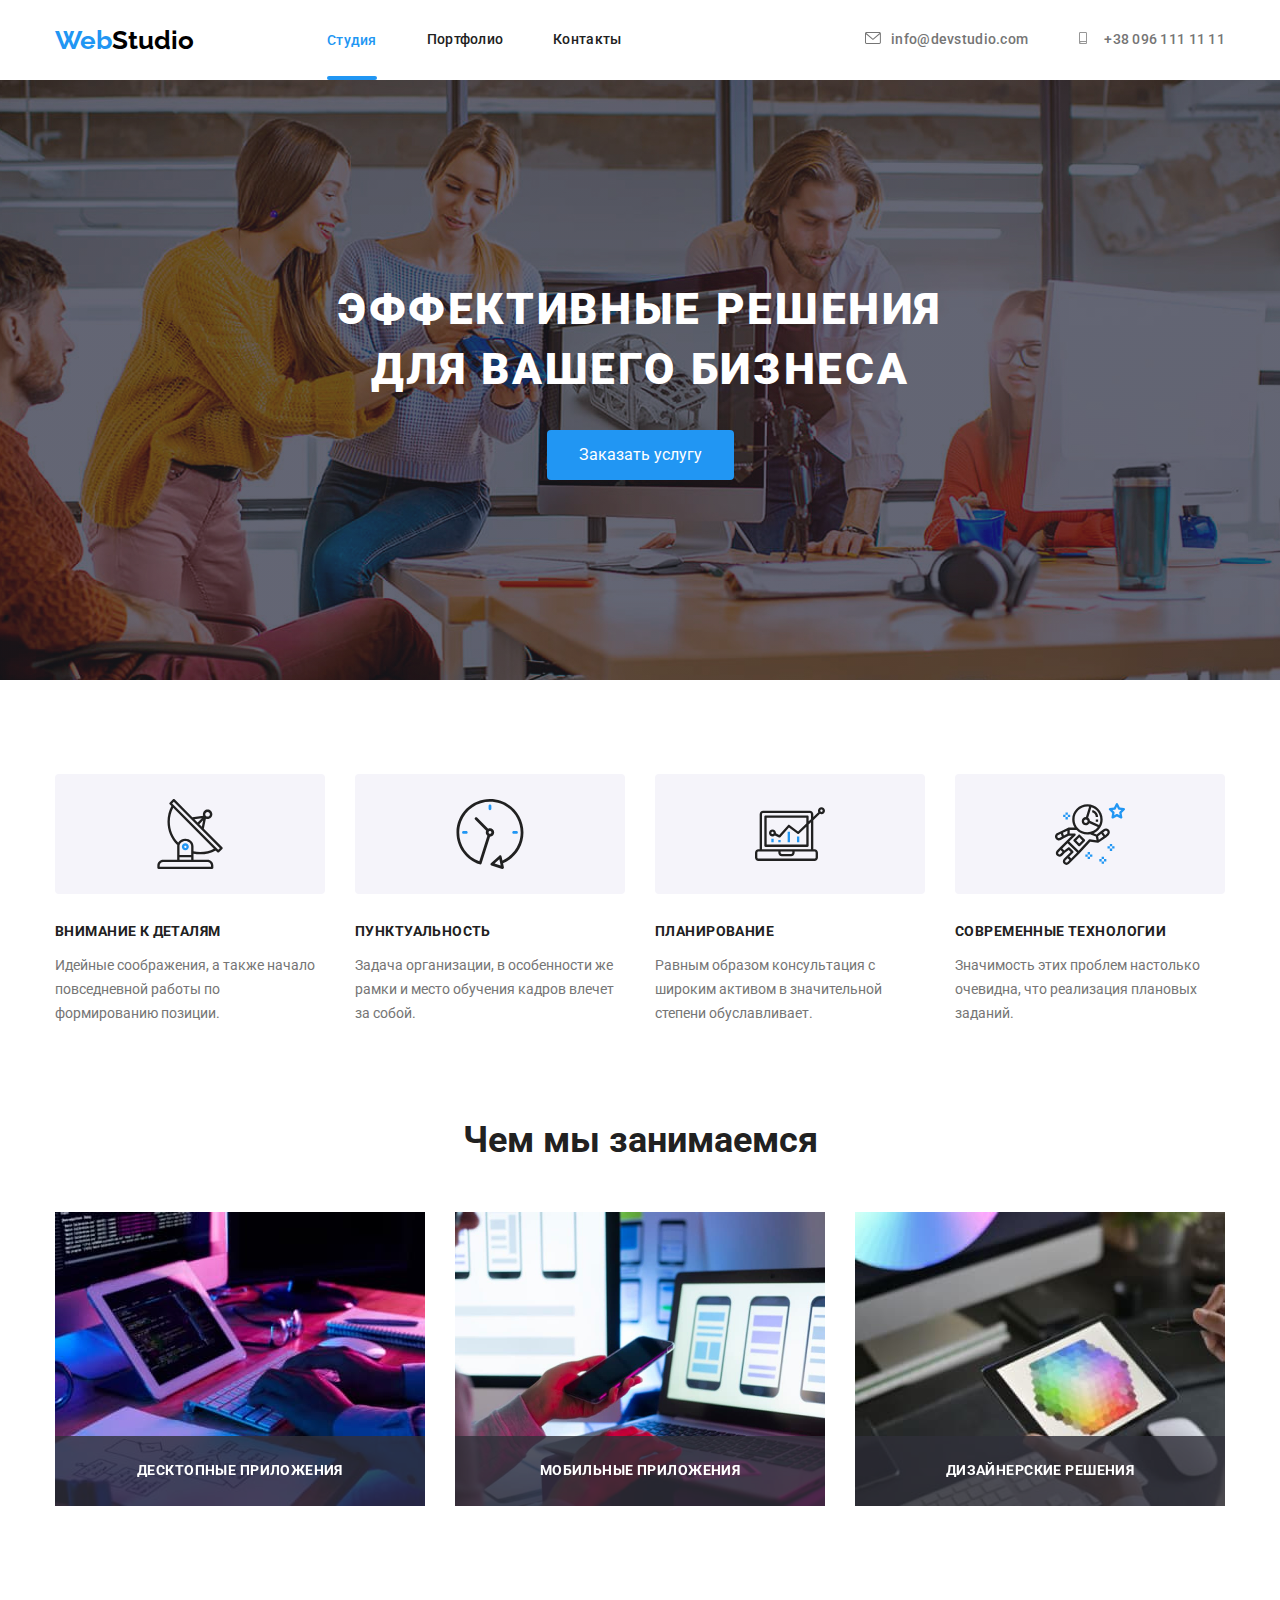
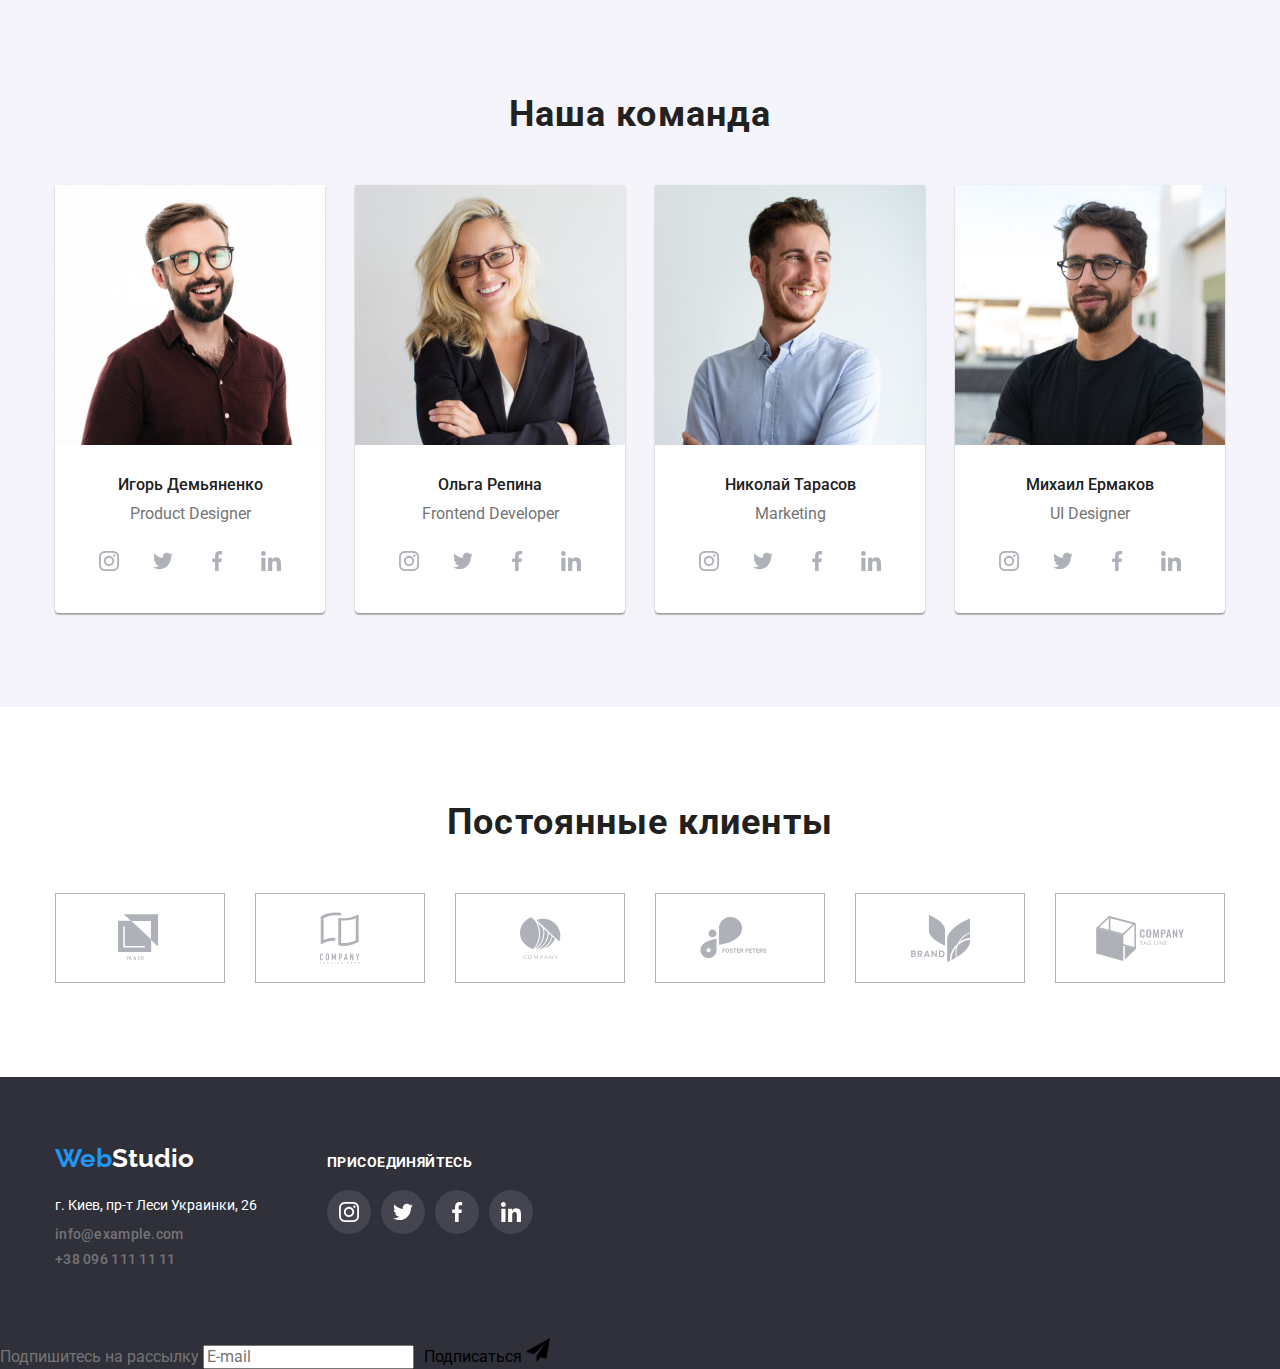
<file: index.html>
<!DOCTYPE html>
<html lang="ru">
<head>
    <meta charset="UTF-8">
    <meta name="viewport" content="width=device-width, initial-scale=1.0">
    <title>Студия</title> 
    <link rel="stylesheet" href="https://cdnjs.cloudflare.com/ajax/libs/modern-normalize/1.0.0/modern-normalize.min.css"/>
    <link rel="preconnect" href="https://fonts.gstatic.com">
    <link href="https://fonts.googleapis.com/css2?family=Raleway:wght@700&family=Roboto:wght@400;500;700;900&display=swap"
        rel="stylesheet">
   
    <link rel="stylesheet" href="./css/style.css">
    <link rel="stylesheet" href="./css/common.css">
</head>
<body>
    
    <header class="page-header" >
        <div class="container">
    <nav>
        <div class="header-nav">
            <a class="linc-logo" href="WebStudio"> <span class="link-blue">Web</span><span class="link-black" >Studio</span> </a>
        

       <ul class="site-nav" > 
            <li class="item" >
                <a class="link-current" href="./index.htmls">Студия</a>
            </li>
            <li class="item" >
                <a class="link" href="./portfolio.html">Портфолио</a>
            </li>
            <li class="item" >
                <a class="link" href="./contact.html">Контакты</a>
            </li>
      </ul>
    
      
       <ul  class="nav-links">
            
            <li class="item" > 
             

                <a  
                  class="nav-link"  href="mailto:info@devstudio.com" > <svg  class="nav-icon">
                  <use href="./images/symbol-defs.svg#icon-envelope-white" width="16",height="12" ></use>    
                  </svg>
                  info@devstudio.com</a>
            </li>
            <li class="item" >
                <a class="nav-link" href="tel:+380961111111"> <svg  class="nav-icon">
                    <use href="./images/symbol-defs.svg#icon-smartphone" width="10",height="16"></use>
                </svg>
                +38 096 111 11 11</a>
            </li>
            
       </ul> 
    
    </div>
    </nav>
</div>

    </header> 



    <main> 
        
      <section class="hero" > 
         <div class="overlay">
        
               <h1 class="hero-title" >Эффективные решения <br> для вашего бизнеса</h1>
          
        <button data-modal-open class="hero-button ">Заказать услугу </button>
    
    </div> 
      </section>
     
      
      <section class="benefit">
          <div class="container">
          <h2 class="visually-hidden"> Наши преимущества</h2> 
          
          <ul class="benefit-frame" >
              <li class="card" >
                <div class="benefit-box"> 
                    <svg class="icon"  width="70px" height="70px">
                        <use href="./images/symbol-defs.svg#icon-antenna"></use>
                    </svg>
                  </div>  
                
                  
                 <div class="frame" >
                   <h3 class="benefit-title">Внимание к деталям</h3>
                   <p class="benefit-item" >Идейные соображения, а также начало повседневной работы по формированию позиции.</p>
                 </div>
              </li>
              <li class="card" >
                   <div class="benefit-box">
                <svg class="icon"  width="70px" height="70px">
                    <use href="./images/symbol-defs.svg#icon-clock"></use>
                </svg>
              </div>
                  <div class="frame" > 
                    <h3 class="benefit-title">Пунктуальность</h3>
                    <p class="benefit-item" >Задача организации, в особенности же рамки и место обучения кадров влечет за собой.</p>
                  </div> 
              </li>
              <li class="card" >
                  <div class="benefit-box">
                <svg class="icon"  width="70px" height="70px">
                    <use href="./images/symbol-defs.svg#icon-diagram"></use>
                </svg>
              </div>
                  <div class="frame" >
                    <h3 class="benefit-title">Планирование</h3>
                    <p class="benefit-item" >Равным образом консультация с широким активом в значительной степени обуславливает.</p>
                  </div> 
              </li>
              <li class="card" >
                  <div class="benefit-box">
                <svg class="icon"  width="70px" height="70px">
                    <use href="./images/symbol-defs.svg#icon-astronaut"></use>
                </svg>
              </div>
                  <div class="frame" >
                     <h3 class="benefit-title" >Современные технологии</h3>
                     <p class="benefit-item" >Значимость этих проблем настолько очевидна, что реализация плановых заданий.</p>
                 </div>
              </li>
          </ul>
        </div>
      </section>
      
      <section class="work">
          <div class="container">
          <h2 class="work-title" >Чем мы занимаемся</h2>
          
          <ul class="work-item" > 
              <li class="work-thumb" >
                  <img src="./images/hw-1.jpg" alt="рабочий стол">
                 
                  <p class="work-name">Десктопные приложения</p>
              </li>
              <li class="work-thumb" >
                  <img src="./images/hw2.jpg" width="370" alt="рабочий стол и телефон"> 
                  <p class="work-name">Мобильные приложения</p>
              </li>
              <li class="work-thumb" >
                  <img src="./images/hw3.jpg" alt="рабочий стол и дизайн">
                  <p class="work-name">Дизайнерские решения</p>
              </li>
            </ul>
        </div>
        </section>
   
  
        <section class="our-team" >  
            
          <div class="container">
        
           <h2 class="team-title" >Наша команда</h2> 
           
           <ul class="team-card" >
               
               <li class="team-card-item " >
                   <img src="./images/hw4.jpg" width="370" alt="мужчина">
                   <h3 class="name" >Игорь Демьяненко</h3>
                   <p class="profession" >Product Designer</p>
                     <ul class="sociall-box">
                         <li class="item-icon">
                             <a class="link-icon" href=""> 
                             <svg class="icon" width="20px" height="20px" > <use href="./images/symbol-defs.svg#icon-instagram" >

                         </use>
                         </svg>
                        </a>
                    
                    </li>
                
                     <li class="item-icon" >
                        <a class="link-icon" href=""> 
                            <svg class="icon" width="20px" height="20px" > 
                                <use href="./images/symbol-defs.svg#icon-twitter" ></use>

                        </svg>

                        </a>
                    </li>
                    <li class="item-icon"  >
                    
                        <a class="link-icon" href="">
                            <svg class="icon" width="20px"  height="20px">
                                  <use href="./images/symbol-defs.svg#icon-facebook" ></use>
                            </svg>
                        </a>
                    </li>
                    
                <li class="item-icon" >
                        <a class="link-icon"  href=""> 
                            <svg class="icon" width="20px" height="20px">
                                <use href="./images/symbol-defs.svg#icon-linkedin"></use>
                            </svg>
                        </a>
                    </li>
                    </ul>
                </li>
                <li class="team-card-item"  >
                   <img src="./images/hw5).jpg" width="370" alt="девушка">
                   <h3 class="name">Ольга Репина</h3>
                   <p class="profession" >Frontend Developer</p> 
                   <ul class="sociall-box">
                    <li class="item-icon"><a class="link-icon" href=""> 
                        <svg class="icon" width="20px" height="20px" > <use href="./images/symbol-defs.svg#icon-instagram" >

                    </use>
                    </svg>
                   </a>
               
               </li>
           
                <li class="item-icon" >
                   <a class="link-icon" href=""> 
                       <svg class="icon" width="20px" height="20px" > 
                           <use href="./images/symbol-defs.svg#icon-twitter" ></use>

                   </svg>

                   </a>
               </li>
               <li class="item-icon"  >
               
                   <a class="link-icon" href="">
                       <svg class="icon" width="20px"  height="20px">
                             <use href="./images/symbol-defs.svg#icon-facebook" ></use>
                       </svg>
                   </a>
               </li>
               
           <li class="item-icon" >
                   <a class="link-icon"  href=""> 
                       <svg class="icon" width="20px" height="20px">
                           <use href="./images/symbol-defs.svg#icon-linkedin"></use>
                       </svg>
                   </a>
               </li>
               </ul>
                </li>
                <li class="team-card-item"   >
                   <img src="./images/hw6.jpg" width="370" alt="мужчина">
                   <h3 class="name" >Николай Тарасов</h3>
                   <p class="profession" >Marketing</p> 
                   <ul class="sociall-box">
                    <li class="item-icon"><a class="link-icon" href=""> 
                        <svg class="icon" width="20px" height="20px" > <use href="./images/symbol-defs.svg#icon-instagram" >

                    </use>
                    </svg>
                   </a>
               
               </li>
           
                <li class="item-icon" >
                   <a class="link-icon" href=""> 
                       <svg class="icon" width="20px" height="20px" > 
                           <use href="./images/symbol-defs.svg#icon-twitter" ></use>

                   </svg>

                   </a>
               </li>
               <li class="item-icon"  >
               
                   <a class="link-icon" href="">
                       <svg class="icon" width="20px"  height="20px">
                             <use href="./images/symbol-defs.svg#icon-facebook" ></use>
                       </svg>
                   </a>
               </li>
               
           <li class="item-icon" >
                   <a class="link-icon"  href=""> 
                       <svg class="icon" width="20px" height="20px">
                           <use href="./images/symbol-defs.svg#icon-linkedin"></use>
                       </svg>
                   </a>
               </li>
               </ul>
                </li>
                <li class="team-card-item"  >
                   <img src="./images/hw7.jpg" width="370" alt="мужчина">
                   <h3 class="name" >Михаил Ермаков</h3>
                   <p class="profession" >UI Designer</p> 
                   <ul class="sociall-box">
                    <li class="item-icon"><a class="link-icon" href=""> 
                        <svg class="icon" width="20px" height="20px" > <use href="./images/symbol-defs.svg#icon-instagram" >

                    </use>
                    </svg>
                   </a>
               
               </li>
           
                <li class="item-icon" >
                   <a class="link-icon" href=""> 
                       <svg class="icon" width="20px" height="20px" > 
                           <use href="./images/symbol-defs.svg#icon-twitter" ></use>

                   </svg>

                   </a>
               </li>
               <li class="item-icon"  >
               
                   <a class="link-icon" href="">
                       <svg class="icon" width="20px"  height="20px">
                             <use href="./images/symbol-defs.svg#icon-facebook" ></use>
                       </svg>
                   </a>
               </li>
               
           <li class="item-icon" >
                   <a class="link-icon"  href=""> 
                       <svg class="icon" width="20px" height="20px">
                           <use href="./images/symbol-defs.svg#icon-linkedin"></use>
                       </svg>
                   </a>
               </li>
               </ul>
                </li>
            
           </ul>
        </div>
        
        </section> 
        <section class="our-clients" >
            <div class="container">
            <h2 class="clients-title"  >Постоянные клиенты</h2> 
            <ul class="clients-box" >
                <li class="client-item" >
                   <a class="client-link" href=""> 
                       <svg class="client-logo" width="44.27" height="49.23" >
                          <use href="./images/symbol-defs.svg#icon-logo-2"></use>
                       </svg>
                     </a> 
                </li> 
                <li class="client-item" >
                    <a class="client-link" href=""> 
                        <svg class="client-logo" width="40" height="52" >
                           <use href="./images/symbol-defs.svg#icon-logo-1"></use>
                        </svg>
                      </a> 
                 </li> 
                 <li class="client-item" >
                    <a class="client-link" href=""> 
                        <svg class="client-logo" width="41" height="42.6" >
                           <use href="./images/symbol-defs.svg#icon-logo-3"></use>
                        </svg>
                      </a> 
                 </li> 
                 <li class="client-item" >
                    <a class="client-link" href=""> 
                        <svg class="client-logo" width="79.66" height="42.02" >
                           <use href="./images/symbol-defs.svg#icon-logo-4"></use>
                        </svg>
                      </a> 
                 </li> <li class="client-item" >
                    <a class="client-link" href=""> 
                        <svg class="client-logo" width="59" height="47" >
                           <use href="./images/symbol-defs.svg#icon-logo-5"></use>
                        </svg>
                      </a> 
                 </li>
                  <li class="client-item" >
                    <a class="client-link" href=""> 
                        <svg class="client-logo" width="88.48" height="45.44" >
                           <use href="./images/symbol-defs.svg#icon-logo-6"></use>
                        </svg>
                      </a> 
                 </li>
            </ul>
        </div>
        </section>
    
    </main> 
   
<footer class="footer-back" > 
     <div  class="container" >
    <div class="footer-all"> 
       <div>
        <div class="footer-logo" >
    <a class="linc-logo" href="WebStudio"> <span class="footer-logo-blue" >Web</span><span class="footer-logo-white" >Studio</span> </a>
</div> 
<div class="adress-link" >  
    <address class="address" >
     
        
           <p class="map-item" > <span class="map-address" >г. Киев, пр-т Леси Украинки, 26</span> </p>
      <ul class="footer-nav" >
         <li >
           <a class="footer-nav-link" href="mailto:info@example.com">info@example.com</a>
         </li> 
         <li>
            <a class="footer-nav-link" href="tel:+380961111111">+38 096 111 11 11</a></li>
       </ul> 
       
    </address>
</div> 
</div>
<div class="footer-sociall" >
   <h3 class="footer-title" > ПРИСОЕДИНЯЙТЕСЬ</h3> 
        <ul class="footer-box" >
            <li class="footer-mark" >
                <a class="footer-link"  href=""><svg class="footer-icon" width="20px" height="20px" >
                   <use href="./images/symbol-defs.svg#icon-instagram" ></use>

                </svg></a>
            
            </li> 
            <li class="footer-mark" >
                <a class="footer-link"  href=""><svg class="footer-icon" width="20px" height="20px" >
                   <use href="./images/symbol-defs.svg#icon-twitter" ></use>

                </svg></a>
            
            </li>
             <li class="footer-mark" >
                <a class="footer-link"  href=""><svg class="footer-icon" width="20px" height="20px" >
                   <use href="./images/symbol-defs.svg#icon-facebook" ></use>

                </svg></a>
            
            </li> 
            <li class="footer-mark" >
                <a class="footer-link"  href=""><svg class="footer-icon" width="20px" height="20px" >
                   <use href="./images/symbol-defs.svg#icon-linkedin" ></use>

                </svg></a>
            
            </li>
        </ul>
</div>
</div>
</div>
<form>
<label>Подпишитесь на рассылку
<input type="user-email" placeholder="E-mail">
</label>
<button type="submit">Подписаться
<svg  class="sign-icon" width="24px" height="24px">
    <use  href="./images/symbol-defs.svg#icon-icon-send" ></use>
</svg>
</button>
</form>
</footer>
<div data-modal class="backdrop is-hidden"> 
<div class="modal">
    <button data-modal-close class="btn-close">
        <svg class="btn-icon" width="11px" height="11px">
            <use href="./images/symbol-defs.svg#icon-close"></use>
        </svg>
    </button>
    
        <h3 class="form-title">Оставьте свои данные, мы вам перезвоним</h3>
  <form  class="modal-form">
      <div class="form-wrap">
<label class="form-label" for="name">Имя</label>
<div class="form-icon-box"  >
<input class="form-input" type="text" name="name" id="name">
<svg class="form-icon" width="15" height="15"> <use  href="./images/symbol-defs.svg#icon-name"></use> </svg>
</div>
</div>     
<div class="form-wrap">
    <label class="form-label"  for="tel">Телефон</label> 
    <div class="form-icon-box"  >
    <input class="form-input" type="tel" name="tel" id="tel"   >
    <svg class="form-icon" width="15" height="15"> <use  href="./images/symbol-defs.svg#icon-phone"></use> </svg>
</div>
    </div>     
    <div class="form-wrap">
        <label class="form-label"  for="mail">Почта</label>
        <div class="form-icon-box"  >
        <input  class="form-input" type="email" name="email" id="mail">
        <svg class="form-icon" width="15" height="15" > <use  href="./images/symbol-defs.svg#icon-envelope-black"></use> </svg>
    </div>
        </div>
        <div class="form-wrap-area">
            <label class="form-label-area" for="comment" > Коментарий</label>
        <textarea class="form-area" name="comment" id="comment" placeholder="Введите текст" ></textarea></div>
        <div class="form-wrap-checkbox" > 
            <label  class="form-checkbox-label"> 
               
            <input class="form-agree-checkbox" type="checkbox" name="agree" value="agree" > 
            <svg class="form-checkbox-icon" width="16px"  height="15px">
                <use href="./images/symbol-defs.svg#" ></use>
            </svg>
            <p class="form-agree-text" >Соглашаюсь с рассылкой и принимаю <span>  <a href=" #"> Условия договора</a></span></p>
        </label>
            </div>
            <button class="form-btn" type="submit">Отправить</button>
  </form>

</div>
</div>
    <script src="./js/modal.js"></script>

</body>
</html>
</file>
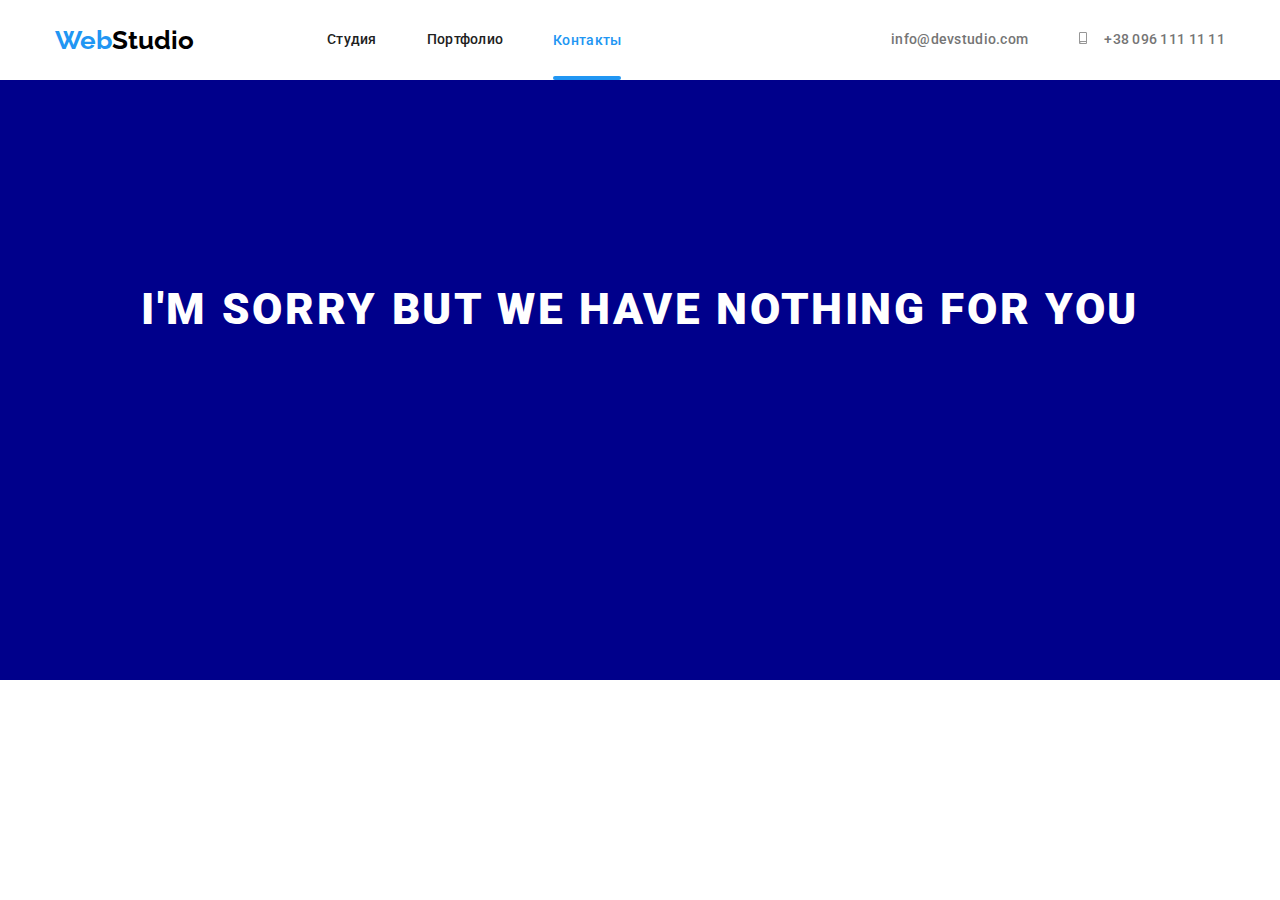
<file: contact.html>
<!DOCTYPE html>
<html lang="en">
<head>
    <meta charset="UTF-8">
    <meta http-equiv="X-UA-Compatible" content="IE=edge">
    <meta name="viewport" content="width=device-width, initial-scale=1.0">
    <title>Контакты</title>
    <link rel="preconnect" href="https://fonts.gstatic.com">
    <link href="https://fonts.googleapis.com/css2?family=Raleway:wght@700&family=Roboto:wght@400;500;700;900&display=swap"
        rel="stylesheet">
        <link rel="stylesheet" href="https://cdnjs.cloudflare.com/ajax/libs/modern-normalize/1.0.0/modern-normalize.min.css"/> 
  
    <link rel="stylesheet" href="./css/common.css">
    <link rel="stylesheet" href="./css/style.css">
     
</head>
<body>
    
        <header class="page-header" >
            <div class="container">
        <nav>
            <div class="header-nav">
                <a class="linc-logo" href="WebStudio"> <span class="link-blue">Web</span><span class="link-black" >Studio</span> </a>
            
    
           <ul class="site-nav" > 
                <li class="item" >
                    <a class="link" href="./index.html">Студия</a>
                </li>
                <li class="item" >
                    <a class="link" href="./portfolio.html">Портфолио</a>
                </li>
                <li class="item" >
                    <a class="link-current" href="./contact.html">Контакты</a>
                </li>
          </ul>
        
          
           <ul  class="nav-links">
                
                <li class="item" > 
                 
    
                    <a  
                      class="nav-link"  href="mailto:info@devstudio.com" > <svg  class="nav-icon">
                      <use href="./images/symbol-defs.svg#icon-envelope1" width="16",height="12" ></use>    
                      </svg>
                      info@devstudio.com</a>
                </li>
                <li class="item" >
                    <a class="nav-link" href="tel:+380961111111"> <svg  class="nav-icon">
                        <use href="./images/symbol-defs.svg#icon-smartphone" width="10",height="16"></use>
                    </svg>
                    +38 096 111 11 11</a>
                </li>
                
           </ul> 
        </nav>
    </div>

        </header>
        <section class="contact-hero" >
            <h1 class=" contact-hero-title" >I'm sorry but we have nothing for you </h1>
        </section>
</body>
</html>
</file>
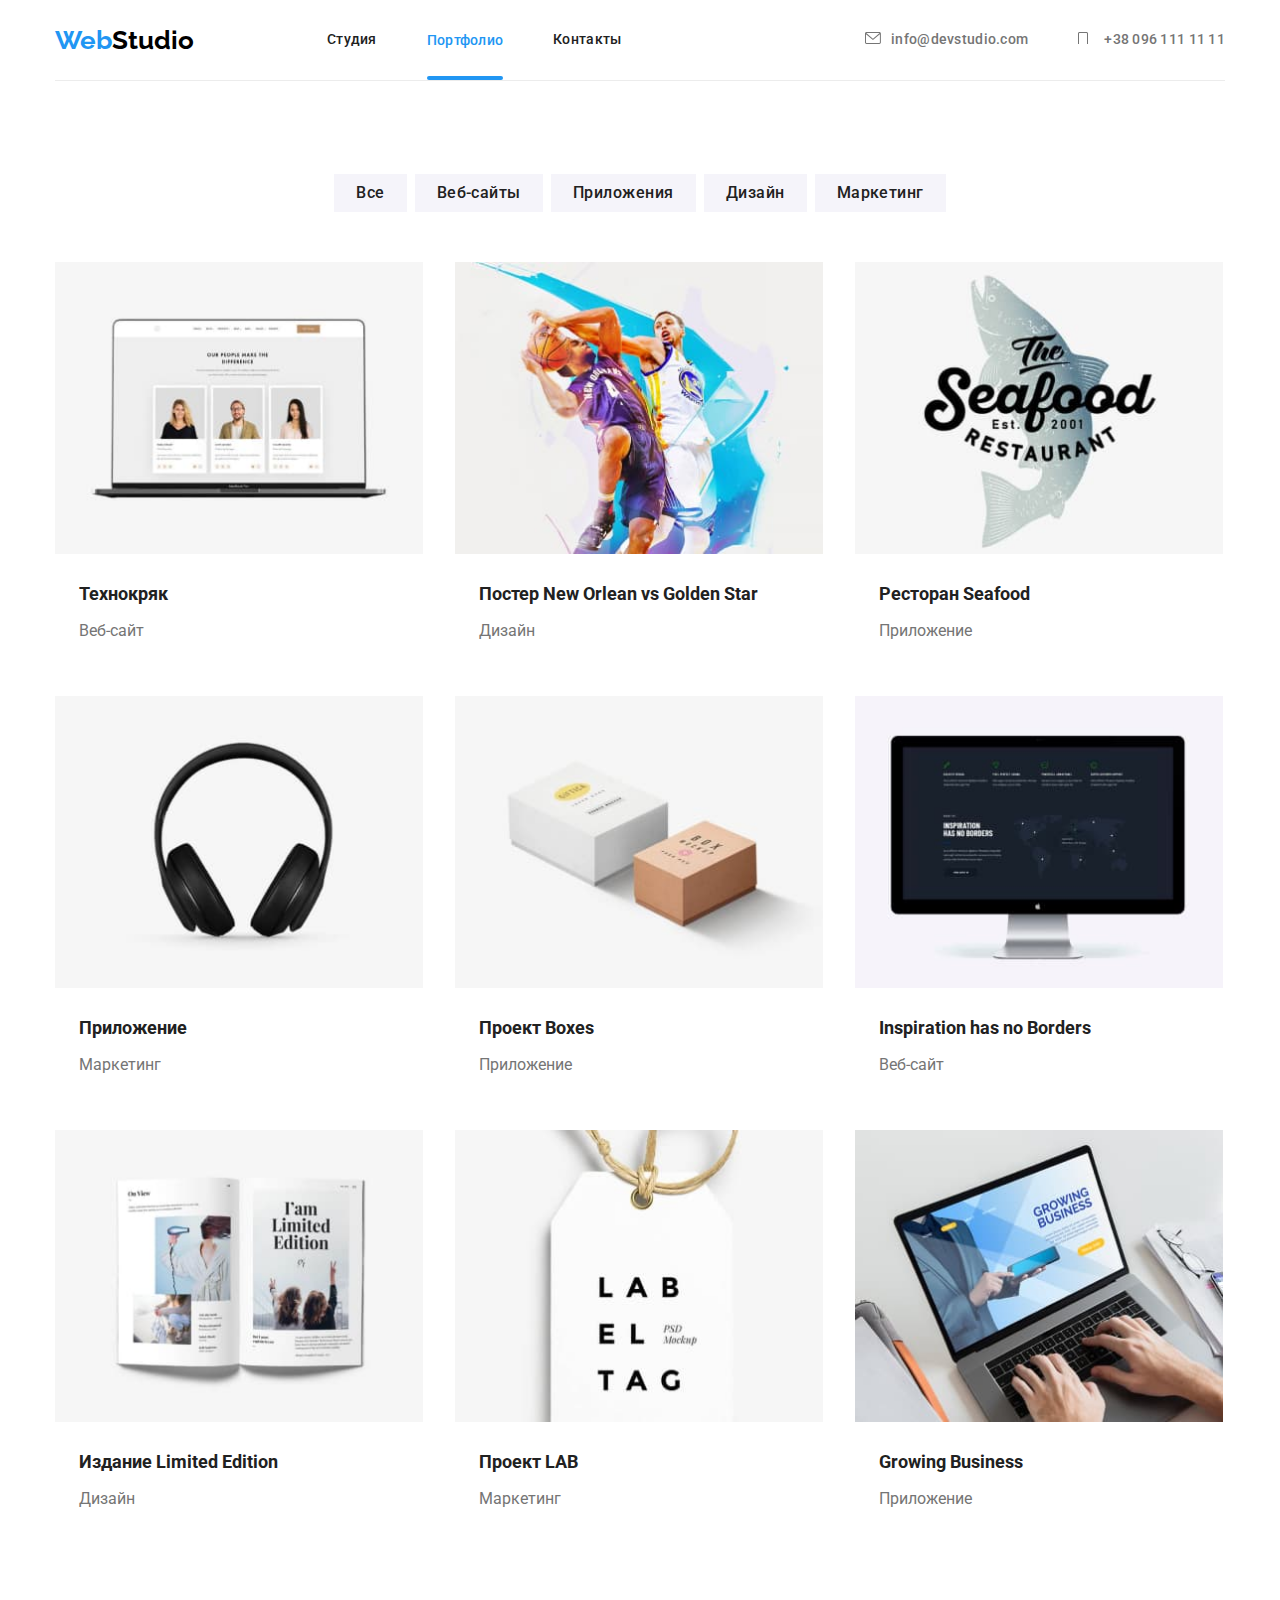
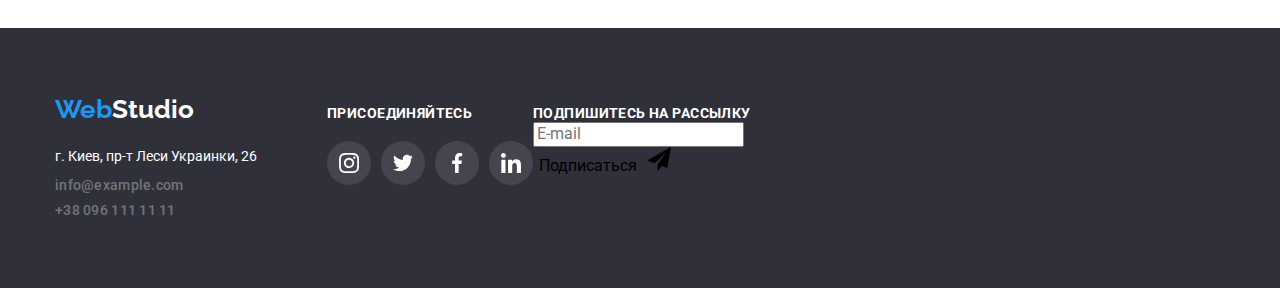
<file: portfolio.html>
<!DOCTYPE html>
<html lang="ru">
<head>
    <meta charset="UTF-8">
    <meta name="viewport" content="width=device-width, initial-scale=1.0">
    <title>Портфолио</title> 
    
    <link rel="preconnect" href="https://fonts.gstatic.com">
    <link href="https://fonts.googleapis.com/css2?family=Raleway:wght@700&family=Roboto:wght@400;500;700;900&display=swap"
        rel="stylesheet">
        <link rel="stylesheet" href="https://cdnjs.cloudflare.com/ajax/libs/modern-normalize/1.0.0/modern-normalize.min.css"/> 
  
    <link rel="stylesheet" href="./css/common.css">
    <link rel="stylesheet" href="./css/style.css">
</head>
<body>
     
        <header class="page-header"> 
            <div class="container">
           <div class="header-line-bottom" >
            <nav class="item" > 
                <div class="header-nav" >
        
                <a class="linc-logo" href="WebStudio"> <span class="link-blue">Web</span><span class="link-black">Studio</span>
                </a>
        
                <ul class="site-nav">
                    <li class="item"  >
                        <a class="link" href="./index.html">Студия</a>
                    </li> 
                    <li class="item" >
                        <a class="link-current" href="./portfolio.html">Портфолио</a>
                    </li>
                    <li class="item">
                        <a class="link" href="./contact.html ">Контакты</a>
                    </li>
                </ul>
                <ul  class="nav-links" >
                
                    <li class="item" >
                        <a class="nav-link" href="mailto:info@devstudio.com"><svg  class="nav-icon">
                            <use href="./images/symbol-defs-6.svg#icon-envelope-white" width="16" height="12" ></use>    
                            </svg> info@devstudio.com</a>
                    </li>
                    <li class="item" >
                        <a class="nav-link" href="tel:+380961111111"> <svg  class="nav-icon">
                            <use href="./images/symbol-defs-6.svg#icon-smartphone" width="10" height="16"></use>
                        </svg> +38 096 111 11 11</a>
                    </li>
                
                </ul>
            </div>
                </nav>
            </div>
            </div>
        </header> 
   
    <main> 
        <div class="container" >
        <section class="design-work" >
            <ul class="main-button" >
                <li class="main-button-mark" >
                    <button class="main-button-item"  >Все</button>
                </li>
                <li class="main-button-mark" >
                    <button class="main-button-item" >Веб-сайты</button>
                </li> 
                <li class="main-button-mark" >
                    <button class="main-button-item" >Приложения</button>
                </li>
                <li class="main-button-mark"  >
                    <button class="main-button-item" >Дизайн</button>
                </li>
                <li class="main-button-mark" >
                    <button class="main-button-item" >Маркетинг</button>
                </li>
            </ul>
        
        
            <ul class="progects" >
                <li class="progects-name" > 
                    
                    
                    <div class="product-title" >
                         <div  class="card-image">
                        <img class="product-image" src="./images/img-1.jpg" alt="открытый ноутбук"> 
                        <div class="progect-overlay" > 
                            <p class="overlay-text">Технокряк это современная площадка распространения коронавируса. Компании используют эту платформу для цифрового шпионажа и атак на защищённые сервера конкурентов.</p>
                        </div>
                    </div>
                        <div class="our-product" >
                        <h3 class=" product-name" >Технокряк</h3> 
                        <p class="product" >Веб-сайт</p>
                        
                    </div>
                </div>
                
            
                
                </li> 
                <li class="progects-name" > 
                    <div class="product-title"> 
                        <div  class="card-image">
                        <img class="product-image" src="./images/img-2.jpg" alt="Постер два баскетболиста">
                         <div class="progect-overlay" > 
                            <p class="overlay-text">Технокряк это современная площадка распространения коронавируса. Компании используют эту платформу для цифрового шпионажа и атак на защищённые сервера конкурентов.</p>
                        </div>
                     </div>
                        <div class="our-product">
                        <h3 class=" product-name" >Постер New Orlean vs Golden Star</h3> 
                        <p class="product" >Дизайн</p> 
                    </div>
                    
                    </div> 
                </li> 
                <li class="progects-name" >
                    <div class="product-title">
                        <div  class="card-image">
                        <img class="product-image"  src="./images/img-3.jpg" alt="Постер рыбного ресторана">
                         <div class="progect-overlay" > 
                            <p class="overlay-text">Технокряк это современная площадка распространения коронавируса. Компании используют эту платформу для цифрового шпионажа и атак на защищённые сервера конкурентов.</p>
                        </div>
                    </div>
                        <div class="our-product">
                        <h3 class=" product-name" >Ресторан Seafood</h3>
                        <p class="product" >Приложение</p>
                    </div>
                    </div>
                    
                </li>
                <li class="progects-name" >
                    <div class="product-title" >
                         <div  class="card-image">
                        <img class="product-image"  src="./images/img-4.jpg" alt="Наушники">
                         <div class="progect-overlay" > 
                            <p class="overlay-text">Технокряк это современная площадка распространения коронавируса. Компании используют эту платформу для цифрового шпионажа и атак на защищённые сервера конкурентов.</p>
                        </div>
                    </div>
                        <div class="our-product">
                        <h3 class=" product-name" >Приложение</h3>
                        <p class="product" >Маркетинг</p>
                    </div>
                    </div>
                </li>
                <li class="progects-name" >
                    <div class="product-title">
                        <div  class="card-image">
                        <img class="product-image"  src="./images/img-5.jpg" alt="Две коробки"> 
                        <div class="progect-overlay" > 
                            <p class="overlay-text">Технокряк это современная площадка распространения коронавируса. Компании используют эту платформу для цифрового шпионажа и атак на защищённые сервера конкурентов.</p>
                        </div>
                    </div>
                        <div class="our-product">
                        <h3 class=" product-name" >Проект Boxes</h3> 
                        <p class="product" >Приложение</p>
                    </div>
                    </div>
                </li> 
                <li class="progects-name" >
                    <div class="product-title">
                        <div  class="card-image">
                        <img class="product-image"  src="./images/img-6.jpg" alt="Монитор с открытой страницей сайта">
                          <div class="progect-overlay" > 
                            <p class="overlay-text">Технокряк это современная площадка распространения коронавируса. Компании используют эту платформу для цифрового шпионажа и атак на защищённые сервера конкурентов.</p>
                        </div>
                    </div>
                        <div class="our-product">
                        <h3 class=" product-name" >Inspiration has no Borders</h3>
                        <p class="product" >Веб-сайт</p>
                    </div>
                    </div>
                </li>
                <li class="progects-name" >
                    <div class="product-title">
                        <div  class="card-image">
                        <img class="product-image" src="./images/img-7.jpg" alt="Открытый журнал"> 
                        <div class="progect-overlay" > 
                            <p class="overlay-text">Технокряк это современная площадка распространения коронавируса. Компании используют эту платформу для цифрового шпионажа и атак на защищённые сервера конкурентов.</p>
                        </div>
                    </div>
                        <div class="our-product">
                        <h3 class=" product-name" >Издание Limited Edition</h3>
                        <p class="product" >Дизайн</p>
                    </div>
                    </div>
                </li>
                <li class="progects-name" >
                    <div class="product-title">
                         <div  class="card-image">
                        <img class="product-image" src="./images/img-8.jpg" alt="Бирка с логотипом"> 
                        <div class="progect-overlay" > 
                            <p class="overlay-text">Технокряк это современная площадка распространения коронавируса. Компании используют эту платформу для цифрового шпионажа и атак на защищённые сервера конкурентов.</p>
                        </div>
                    </div>
                        <div class="our-product">
                        <h3 class=" product-name" >Проект LAB</h3> 
                        <p class="product" >Маркетинг</p>
                    </div>
                    </div>
                </li>
                <li class="progects-name"  >
                    <div class="product-title">
                        <div  class="card-image">
                        <img class="product-image" src="./images/img-9.jpg" alt="Рабочий стол и человек работает за ноутбуком"> 
                        <div class="progect-overlay" > 
                            <p class="overlay-text">Технокряк это современная площадка распространения коронавируса. Компании используют эту платформу для цифрового шпионажа и атак на защищённые сервера конкурентов.</p>
                        </div>
                    </div>
                        <div class="our-product">
                        <h3 class=" product-name" >Growing Business</h3>
                        <p class="product" >Приложение</p>
                    </div>
                    </div>
                </li>
            </ul>
        </section>
    </div>
    </main> 
    <footer class="footer-back"> 
        <div class="container" > 
            <div class="footer-all"> 
        <div class="footer-color">
            <div class="footer-logo">
        <a class="linc-logo" href="WebStudio"> <span class="footer-logo-blue">Web</span><span
        
                class="footer-logo-white">Studio</span> </a></div>
                <div class="adress-link">
        <address class="address">
        
        
            <p class="map-item" > <span class="map-address">г. Киев, пр-т Леси Украинки, 26</span> </p>
            <ul class="footer-nav" >
                <li>
                    <a class="footer-nav-link" href="mailto:info@example.com">info@example.com</a>
                </li>
                <li>
                    <a class="footer-nav-link" href="tel:+380961111111">+38 096 111 11 11</a>
                </li>
            </ul>
        
        </address> 
    </div>
    </div> 
    <div class="footer-sociall" >
        <h3 class="footer-title" > ПРИСОЕДИНЯЙТЕСЬ</h3> 
             <ul class="footer-box" >
                 <li class="footer-mark" >
                     <a class="footer-link"  href=""><svg class="footer-icon" width="20px" height="20px" >
                        <use href="./images/symbol-defs.svg#icon-instagram" ></use>
     
                     </svg></a>
                 
                 </li> 
                 <li class="footer-mark" >
                     <a class="footer-link"  href=""><svg class="footer-icon" width="20px" height="20px" >
                        <use href="./images/symbol-defs.svg#icon-twitter" ></use>
     
                     </svg></a>
                 
                 </li>
                  <li class="footer-mark" >
                     <a class="footer-link"  href=""><svg class="footer-icon" width="20px" height="20px" >
                        <use href="./images/symbol-defs.svg#icon-facebook" ></use>
     
                     </svg></a>
                 
                 </li> 
                 <li class="footer-mark" >
                     <a class="footer-link"  href=""><svg class="footer-icon" width="20px" height="20px" >
                        <use href="./images/symbol-defs.svg#icon-linkedin" ></use>
     
                     </svg></a>
                 
                 </li>
             </ul>
     </div>

<div class="sign-wrap" >
    <label for="sign"class="sign-title"> Подпишитесь на рассылку</label> 
    <div class="sign" >
    <input class="sign-field" type="email" name="mail" id="sign" placeholder="E-mail">
    <div class="sign-btn-icon">
    <button class="sign-btn" type="submit" > <span class="sign-item">Подписаться</span> </button>
    
    <svg class="sign-icon" width="24" height="24">
        <use  href="./images/symbol-defs.svg#icon-icon-send"></use>
    </svg>
</div>
</div>
    </div>
</div>
    </div>
        </footer>

</body>
</html>
</file>
<file: css/style.css>
/* все цвета страницы студия
.header-back: #ECECEC
.link-collor: 2196F3
.back-hero: 2F303A
.primary-text-color:757575, 100 %
.white-text-collor:FFFFFF, 100 %
.h-collor:212121, 100 %
 .body-back: #E5E5E5

 */
body {
  font-family: 'Roboto', sans-serif;
  color: #757575;
  padding-top: 80px;
}

/* css-переменные. */
:root {
  --primary-text-color: #757575;
  --footer-back: #2f303a;
  --white-text-collor: #ffffff;
  --h-collor: #212121;
  --link-collor: #2196f3;
  --header-back: #ececec;
  --social-icon: #afb1b8;
  --team-back: #f5f4fa;
  --back: rgba(255, 255, 255, 0.1);
  --transition-color: color 250ms cubic-bezier(0.4, 0, 0.2, 1);
  --transition-background: background-color 250ms cubic-bezier(0.4, 0, 0.2, 1);
  --transition-shadow: box-shadow 250ms cubic-bezier(0.4, 0, 0.2, 1);
  --transition: 250ms cubic-bezier(0.4, 0, 0.2, 1);
}

.page-header {
  position: fixed;
  min-height: 80px;
  width: 100%;
  top: 0;
  left: 0;

  background-color: var(--white-text-collor);
  /* z-index: 1; */
}

button {
  border: none;
  color: none;
  background-color: transparent;
}

/* контейнер */
.container {
  width: 1200px;
  padding-left: 15px;
  padding-right: 15px;
  margin-left: auto;
  margin-right: auto;
  /* outline: 1px solid green */
}

textarea {
  outline: none;
}

input {
  outline: none;
}

link {
  outline: none;
}

img {
  display: block;
  max-width: 100%;
  height: auto;
}

/* .link-icon .icon{
  fill: var(--social-icon);
} */

/*  Хедер сайта */
.site-nav .item:last-child {
  margin-right: 0px;
}

.link-blue {
  color: var(--link-collor);
}

.link-black {
  color: black;
}

/* линия хедера в Портфолио */

.header-line-bottom {
  border-bottom: 1px solid #ececec;
}

.header-nav {
  display: flex;
  align-items: center;
  height: 80px;
}

/*  логотип */

.linc-logo {
  font-family: Raleway, sans-serif;
  font-style: normal;
  font-weight: bold;
  font-size: 26px;
  line-height: 1.19;
}

/* навигация по сайту */

.site-nav {
  display: flex;
  align-items: center;
  margin-left: 93px;
  margin-top: 0px;
  margin-bottom: 0px;
}

.site-nav .item + .item {
  margin-left: 50px;
}

/* .site-nav .item {
  outline: 1px solid greenyellow;
} */

.site-nav .link {
  display: block;

  padding-top: 32px;
  padding-bottom: 32px;

  color: var(--h-collor);
}

/* .site-nav .link-current{
  position: relative;
} */

.link:hover,
.link:focus {
  color: var(--link-collor);
}

.link {
  transition: var(--transition-color);
}

.link-current {
  position: relative;

  display: block;

  padding-top: 32px;
  padding-bottom: 32px;

  font-family: Roboto, sans-serif;
  font-style: normal;
  font-weight: 500;
  font-size: 14px;
  line-height: 16px;
  letter-spacing: 0.02em;
  color: var(--link-collor);
}

.link {
  display: block;

  font-family: Roboto, sans-serif;
  font-style: normal;
  font-weight: 500;
  font-size: 14px;
  line-height: 1.14;
  letter-spacing: 0.02em;
}

.link-current::after {
  content: '';

  position: absolute;
  width: 100%;
  height: 4px;
  left: 0;
  bottom: 0;
  border-radius: 2px;

  background-color: var(--link-collor);
}

/* навигация мейл и телефон */

.nav-link,
.nav-link {
  display: block;
  padding-top: 32px;
  padding-bottom: 32px;
  margin-top: 0px;
  margin-bottom: 0px;

  font-family: Roboto, sans-serif;
  font-style: normal;
  font-weight: 500;
  font-size: 14px;
  line-height: 1.14;
  letter-spacing: 0.02em;
  color: var(--primary-text-color);
}

.nav-links :hover,
.nav-links :focus {
  color: var(--link-collor);
}

.nav-links {
  display: flex;
  margin-left: auto;
  margin-top: 0px;
  margin-bottom: 0px;
  transition: var(--transition-color);
}

.nav-icon {
  display: block;
  width: 16px;
  height: 12px;
  margin-right: 10px;
  fill: var(--primary-text-color);
  /* fill: carrentColor; */
}

.nav-link {
  display: flex;
  align-content: center;
}

.nav-links .item :hover,
.nav-links .item :focus {
  color: var(--link-collor);
}

.nav-icon {
  fill: currentColor;
}

/* .item {
  outline: 1px solid #008000
} */

/* .nav-links .item {
  outline: 1px solid green;
} */

.nav-links .item + .item {
  margin-left: 50px;
}

/*  Hero сайта Студия*/
.hero {
  background-color: var(--footer-back);
  /* outline: 2px solid green; */
  min-height: 600px;
}

.hero {
  text-align: center;
}

.overlay {
  max-width: 1600px;
  height: 600px;
  margin-left: auto;
  margin-right: auto;
  background-image: linear-gradient(to right,rgba(47, 48, 58, 0.4),rgba(47, 48, 58, 0.4)),  url(../images/Img\ \(5\).jpg);
  background-position: center;
  background-size: cover;
}


.hero-title {
  padding-top: 200px;
  margin-bottom: 30px;
  margin-top: 0px;

  /* outline: 1px solid green; */

  color: var(--white-text-collor);
  font-family: Roboto, sans-serif;
  font-style: normal;
  font-weight: 900;
  font-size: 44px;
  line-height: 1.36;

  letter-spacing: 0.06em;
  text-transform: uppercase;
}

/* кнопка заказа услуг */

.hero-button {
  display: inline-block;
  padding: 16px 32px;
  border-radius: 4px;
  margin-right: auto;
  margin-left: auto;

  background-color: var(--link-collor);
  color: var(--white-text-collor);
}

/* если мы берем у всей секции и убираем padding */

/* наши преимущества */

.benefit {
  padding-top: 94px;
}

.benefit-frame {
  display: flex;
}

.benefit-frame {
  padding-left: 0px;
  margin-top: 0px;
  margin-bottom: 0px;
}

.benefit-item {
  margin-bottom: 0px;
  font-family: Roboto, sans-serif;
  font-style: normal;
  font-weight: normal;
  font-size: 14px;
  line-height: 1.71;
}

.card {
  width: 270px;
  margin-right: 30px;
}

.card:last-child {
  margin-right: 0px;
}

.benefit-title {
  margin-top: 30px;
  font-family: Roboto, sans-serif;
  font-style: normal;
  font-weight: 700;
  font-size: 14px;
  line-height: 1.14;
  letter-spacing: 0.03em;
  text-transform: uppercase;
  color: var(--h-collor);
} 
 
.benefit-box{
  display: flex;
  align-items: center;
  justify-content: center;
  background-color: var(--team-back);
  border-radius: 4px;
  height: 120px;
  
}


/*  то что мы делаем студия */

.work {
  padding-top: 94px;
  padding-bottom: 94px;
}

.work-title { 
  margin-bottom: 50px ;
  
  font-family: Roboto, sans-serif;
  text-align: center;
  margin-top: 0px;
  font-style: normal;
  font-weight: bold;
  font-size: 36px;
  line-height: 1.16; 
  color: var(--h-collor);
 
}
 

.work-thumb {
  position: relative;
  /* outline: 1px solid green; */
  display: flex;

}

.work-thumb:not(:last-child) {
  margin-right: 30px;
}

.work-item {
  display: block;
}

.work-item {
  display: flex;
}

.work-item {
  padding-left: 0px;
  margin-top: 0px;
  margin-bottom: 0px;
}
/* 
.work-imagine{
  display: block;
  width: 100%;
} */

/* 
.work-item-frame-overlay{
  position: absolute;
  width: 370px;
  height: 70px;
  background-color: rgba(47, 48, 58, 0.8);;
} */

/* 
.work-item-frame {
  margin-right: 30px;
} */

/* /* .work-item-frame:last-child {
  margin-right: 0px;
} * */


.work-name{
  position: absolute;
  bottom: 0;
  left: 0; 
  right: 0;
  height: 70px;
  width: 100%;

  display: flex;
  align-items: center;
  justify-content: center;
  margin-bottom: 0;
  margin-top: 0;

  font-family: Roboto, sans-serif;
  font-style: normal;
  font-weight: bold;
  font-size: 14px;
  line-height: 1.14;
  text-align: center;
  letter-spacing: 0.03em;
  text-transform: uppercase;
  color: var(--white-text-collor);
  background-color: rgba(47, 48, 58, 0.8);

}

/*  о нашей команде */

.our-team {
  padding-top: 94px;
  padding-bottom: 94px;
  background-color: var(--team-back) ;
}

.team-title {
  text-align: center;
  margin-bottom: 50px;
  margin-top: 0px;
  font-family: Roboto, sans-serif;
  font-style: normal;
  font-weight: bold;
  font-size: 36px;
  line-height: 1.16;
  letter-spacing: 0.03em;
  color: var(--h-collor);
}

.team-card {
  display: flex;
}

.team-card {
  margin-left: 0px;
  padding-left: 0px;
  margin-top: 0px;
  margin-bottom: 0px;
}

/* .team-card-item {
  outline: 1px solid #008000;
} */

.team-card-item {
  margin-right: 30px;
  background-color: var(--white-text-collor);
  box-shadow: 0px 1px 3px rgba(0, 0, 0, 0.12), 0px 1px 1px rgba(0, 0, 0, 0.14), 0px 2px 1px rgba(0, 0, 0, 0.2);
  border-radius: 0px 0px 4px 4px;
}

.team-card-item:last-child {
  margin-right: 0px;
}

.name {
  text-align: center;
  margin-top: 30px;
  margin-bottom: 0px;
  color: var(--h-collor);
  font-family: Roboto, sans-serif;
  font-style: normal;
  font-weight: 500;
  font-size: 16px;
  line-height: 19px;
}

.profession {
  text-align: center;
  margin-top: 10px;
  margin-bottom: 16px;
  color: var(--primary-text-color);
  font-family: Roboto, sans-serif;
  font-style: normal;
  font-weight: normal;
  font-size: 16px;
  line-height: 19px;
}

.sociall-box{
  display: flex;
  align-items: center;
  justify-content: center; 
  padding-left: 0px;
  margin-top: 16px;
  margin-bottom: 30px;
}

/*  сначала дать цвет иконки на ссылку, а потом изменить ее при ховере */

.link-icon {
  display: flex;
  width: 44px;
  height: 44px;
  align-items: center;
  justify-content: center;

  border-radius: 50%;
  transition: var(--transition-background), var(--transition-color);

  color: var(--social-icon);
  /* background-color: blue; */
}

.item-icon:not(:first-child) {
  margin-left: 10px;
}

.link-icon:hover,
.link-icon:focus {
  background-color: var(--link-collor);
  color: var(--white-text-collor);
}

/* .icon{
  fill: var( --social-icon)

} */

.icon {
  fill: currentColor;
}

/* .link-icon{
  width: 44px;
  height: 44px;
  color: #008000;
  background-color: crimson;
} */

/* .icon{
  fill: currentColor;
} */
/* Наши клиенты */

.our-clients {
  padding-top: 94px;
  padding-bottom: 94px;
}

.clients-title {
  font-family: Roboto, sans-serif;
  font-style: normal;
  font-weight: bold;
  font-size: 36px;
  line-height: 42px;
  text-align: center;
  letter-spacing: 0.03em;
  color: var(--h-collor);
  margin-bottom: 50px;
  margin-top: 0px;
}

.clients-box {
  display: flex;
  margin-top: 0px;
  margin-bottom: 0px;
  padding-left: 0px;
}

.client-item {
  width: 170px;
  height: 90px;
}

.client-item:not(:first-child) {
  margin-left: 30px;
}

.client-item {
  display: flex;
  align-items: center;
  justify-content: center;
}

.client-link {
  display: flex;
  width: 170px;
  height: 90px;
  align-items: center;
  justify-content: center;

  transition: var(--transition-color), border 250ms cubic-bezier(0.4, 0, 0.2, 1);

  color: var(--social-icon);
  border: 1px solid var(--social-icon);
}

.client-link:hover,
.client-link:focus {
  color: var(--link-collor);
  border: 1px solid var(--link-collor);
}

.client-logo {
  fill: currentColor;
}

/* Подвал сайта  */
/* общее правило для всего футера */
.footer-all {
  display: flex;
  align-items: baseline;
}

.footer-back {
  padding-top: 6px;
  background-color: var(--footer-back);
}
/* футер лого и адрес */
.footer-logo {
  display: block;
}

.footer-logo {
  padding-top: 60px;
  /* outline: 1px solid#008000; */
}

.footer-logo-blue {
  color: var(--link-collor);
}

.adress-link {
  display: block;
}

.adress-link {
  margin-top: 20px;
  padding-bottom: 60px;
}

.adress {
  display: block;
}

.map-address {
  color: var(--white-text-collor);
  font-family: Roboto, sans-serif;
  font-style: normal;
  font-weight: normal;
  font-size: 14px;
  line-height: 1.71;

  /* outline: 1px solid #008000; */
}

.map-item {
  margin-top: 20px;
  margin-bottom: 0px;
}

.footer-logo-white {
  color: var(--white-text-collor);
}

.footer-nav {
  display: block;
  padding-left: 0px;
  margin-bottom: 0px;
  margin-top: 9px;
}

.footer-nav-link:hover,
.footer-nav-link:focus {
  color: var(--link-collor);
}

.footer-nav-link {
  display: block;

  margin-top: 9px;
  margin-bottom: 9px;
  transition: var(--transition-color);

  font-family: Roboto, sans-serif;
  font-style: normal;
  font-weight: 500;
  font-size: 14px;
  line-height: 1.14;
  letter-spacing: 0.02em;
  color: var(--primary-text-color);
}
/* футер бокс:присоединяйся и соц сети */

.footer-box {
  display: flex;
  justify-content: center;
  align-items: center;
  margin-top: 0px;
  margin-bottom: 0px;
  padding-left: 0px;
}

.footer-sociall {
  margin-left: 70px;
}

.footer-title {
  margin-top: 0px;
  margin-bottom: 20px;
  font-family: Roboto, sans-serif;
  font-style: normal;
  font-weight: bold;
  font-size: 14px;
  line-height: 16px;
  letter-spacing: 0.03em;
  text-transform: uppercase;
  color: var(--white-text-collor);
}

.footer-mark {
  width: 44px;
  height: 44px;
}

.footer-mark:not(:first-child) {
  margin-left: 10px;
}

.footer-link {
  display: flex;
  align-items: center;
  justify-content: center;

  width: 44px;
  height: 44px;
  border-radius: 50%;
  transition: var(--transition-background);

  background-color: rgba(255, 255, 255, 0.1);
}

.footer-link:hover,
.footer-link:focus {
  background-color: var(--link-collor);
}

.footer-icon {
  fill: var(--white-text-collor);
}

.sign-title {
  font-family: Roboto, sans-serif;
  font-style: normal;
  font-weight: bold;
  font-size: 14px;
  line-height: 1.142;
  letter-spacing: 0.03em;
  text-transform: uppercase;
  color: var(--white-text-collor);
}

/* бэкдроп и модальное окно */
.backdrop {
  position: fixed;
  top: 0;
  left: 0;
  width: 100%;
  height: 100%;
  background-color: rgba(0, 0, 0, 0.2);
  opacity: 1;
  transition: opacity 250ms cubic-bezier(0.4, 0, 0.2, 1);
}

.backdrop.is-hidden {
  opacity: 0;
  pointer-events: none;
}

.backdrop.is-hidden .modal {
  transform: translateX(-900px) translateY(75%);
}

.modal {
  position: absolute;
  top: 50%;
  left: 50%;
  transform: translate(-50%, -50%);
  transition: transform 250ms cubic-bezier(0.4, 0, 0.2, 1);

  min-height: 581px;
  max-width: 528px;
  width: 100%;
  max-height: 100vh;
  overflow-y: auto;

  background-color: var(--white-text-collor);
  box-shadow: 0px 1px 3px rgba(0, 0, 0, 0.12), 0px 1px 1px rgba(0, 0, 0, 0.14),
    0px 2px 1px rgba(0, 0, 0, 0.2);
  border-radius: 4px;
}

.btn-close {
  position: absolute;
  top: 8px;
  right: 8px;

  width: 30px;
  height: 30px;

  background-color: var(--white-text-collor);
  border: 1px solid rgba(0, 0, 0, 0.1);
  border-radius: 50%;
}

.btn-close:hover,
.btn-close:focus {
  border: 1px solid var(--link-collor);
  color: var(--link-collor);
}

.btn-icon {
  fill: currentColor;
}

.form-title {
  text-align: center;
  margin-top: 40px;
  margin-bottom: 12px;

  font-family: Roboto, sans-serif;
  font-style: normal;
  font-weight: bold;
  font-size: 20px;
  line-height: 1.15;
  color: var(--h-collor);
}

/* Форма внутри модального окна */

.modal-form {
  display: flex;
  flex-direction: column;
  /* margin-left: auto;
  margin-right: auto; */

  width: 528px;
  /* outline: 1px solid #008000; */
}

.form-wrap {
  display: flex;
  flex-direction: column;
  margin-left: auto;
  margin-right: auto;
  /* outline: 1px solid red; */
  margin-bottom: 10px;
  width: 448px;
}

.form-input {
  width: 100%;
  height: 40px;
  padding-left: 30px;
  border: 1px solid rgba(33, 33, 33, 0.2);
  border-radius: 4px;
  padding-right: 0px;
  padding-bottom: 0px;
  padding-top: 0px;
}

.form-icon-box {
  position: relative;
}

.form-icon {
  position: absolute;
  top: 50%;
  transform: translateY(-50%);
  left: 10.5px;
}
/* .form-icon-box:focus{
  color: var var(--link-collor);
  border-color: var var(--link-collor); 
} */

.form-input:hover,
.form-input:focus {
  border-color: var(--link-collor);
  transition: border var(--transition);
}

.form-input:hover ~ .form-icon,
.form-input:focus ~ .form-icon {
  fill: var(--link-collor);
  transition: fill var(--transition);
}

/* .form-input:hover,
.form-input:focus {
  border-color: var(--link-collor) ;
} */

.form-label {
  margin-bottom: 4px;

  font-family: Roboto, sans-serif;
  font-style: normal;
  font-weight: normal;
  font-size: 10.1379px;
  line-height: 1.1836;

  color: var(--primary-text-color);
  cursor: pointer;
}


.form-label-area {
  font-family: Roboto, sans-serif;
  font-style: normal;
  font-weight: normal;
  font-size: 10.5px;
  line-height: 1.142;

  color: var(--primary-text-color);
  margin-bottom: 4px;

  cursor: pointer;
}

.form-wrap-area {
  display: flex;
  flex-direction: column;
  margin-left: auto;
  margin-right: auto;
  width: 448px;
}

.form-area {
  height: 120px;
  width: 100%;
  padding-left: 14px;
  padding-right: 14px;
  padding-bottom: 10.5px;
  padding-top: 10.5px;
}

.form-area:hover,
.form-area:focus {
  border-color: var(--link-collor);
  transition: border var(--transition);
}

.form-checkbox-label{
  display: flex; 
  flex-direction: row;
  padding-top: 35px;
  padding-bottom: 30px;

  cursor: pointer;
}

.form-agree-checkbox {
  -webkit-appearance: none;
  -moz-appearance: none;
  appearance: none;
}

.form-checkbox-icon{
  border-radius: 4px;
  margin-left: 39px;
  border: 2px solid #212121
}

.form-agree-text {

  margin-bottom: 0;
  margin-top: 0px;
  padding-left: 9px;

}


.form-agree-checkbox:checked ~ .form-checkbox-icon{
  background-color: var(--link-collor) ;
  border-color: var(--link-collor) ;
  background-image: url("../images/icon check-without-back (2).svg");
  background-size: contain;
  background-origin: border-box ;
  transition: background-color var(--transition);
}

.form-btn {
  display: block;
  margin-left: auto;
  margin-right: auto;
  width: 200px;
  height: 50px;

  color: #ffffff;
  background: #2196f3;
  box-shadow: 0px 4px 4px rgba(0, 0, 0, 0.15);
  border-radius: 4px;

  font-family: Roboto, sans-serif;
  font-style: normal;
  font-weight: bold;
  font-size: 16px;
  line-height: 30px;
}

/* Портфлио */

/* кнопки в портфолио */

.main-button {
  display: flex;
  justify-content: center;
  margin-top: 0px;
  padding-left: 0px;
  margin-bottom: 50px;
}

.main-button-mark:not(:first-child) {
  margin-left: 8px;
}

.main-button-mark {
  display: flex;
  height: 38px;
  background-color: var(--team-back);
  /* border-radius: 4px; */
  color: var(--h-collor);
}

.main-button-item {
  display: flex;
  border-radius: 4px;
  padding-left: 22px;
  padding-right: 22px;
  padding-top: 6px;
  padding-bottom: 6px;

  transition: var(--transition-background), var(--transition-color);

  font-family: Roboto, sans-serif;
  font-style: normal;
  font-weight: 500;
  font-size: 16px;
  line-height: 1.6;
  text-align: center;
  letter-spacing: 0.03em;
  color: var(--h-collor);
}

.main-button-item:hover,
.main-button-item:focus {
  background-color: var(--link-collor);
  color: var(--white-text-collor);
  border-color: var(--link-collor);
  box-shadow: 0px 3px 1px rgba(0, 0, 0, 0.1), 0px 1px 2px rgba(0, 0, 0, 0.08),
    0px 2px 2px rgba(0, 0, 0, 0.12);
}

/* 
.main-button-item {
  color: currentColor;
} */

/*  портфолио проекты */
.design-work {
  padding-bottom: 94px;
  padding-top: 94px;
}

.product-name {
  font-family: Roboto, sans-serif;
  font-style: normal;
  font-weight: bold;
  font-size: 18px;
  line-height: 36px;
  color: var(--h-collor);
}

.progects {
  display: flex;
  flex-wrap: wrap;
  padding-left: 0px;
  margin-top: 0px;
  margin-bottom: 0px;
}

.progects-name {
  display: flex;
  width: 370px;
  /* outline: 1px solid #008000; */
  margin-right: 30px;
  margin-bottom: 30px;

  background-color: var(--white-text-collor);
}

/* .progects-name:hover,
.progects-name:focus{
  box-shadow: 0px 1px 1px rgba(0, 0, 0, 0.12), 0px 4px 4px rgba(0, 0, 0, 0.06), 1px 4px 6px rgba(0, 0, 0, 0.16);
} */

/* .progects-name * {
  outline: 1px solid #008000;
} */

.progects-name:nth-child(3n) {
  margin-right: 0;
}

.progects-name:nth-last-child(-n + 3) {
  margin-bottom: 0;
}

.product {
  font-family: Roboto, sans-serif;
  font-style: normal;
  font-weight: normal;
  font-size: 16px;
  line-height: 30px;
  color: var(--primary-text-color);
}

.product-title {
  /* display: flex; */
  width: 100%;
  height: 100%;
  transition: var(--transition-shadow);
}

.product-title:hover,
.product-title:focus {
  box-shadow: 0px 1px 1px rgba(0, 0, 0, 0.12), 0px 4px 4px rgba(0, 0, 0, 0.06),
    1px 4px 6px rgba(0, 0, 0, 0.16);
}

.card-image {
  position: relative;
  overflow: hidden;
  border-style: none;
  width: 368px;
  height: 294px;
}

.product-image {
  display: block;
  width: 100%;
}

.progect-overlay {
  position: absolute;
  bottom: 0;
  left: 0;
  width: 100%;
  height: 100%;

  background: rgba(33, 150, 243, 0.9);

  transform: translateY(100%);
  transition: transform 250ms cubic-bezier(0.4, 0, 0.2, 1);
}

.product-title:hover .progect-overlay {
  transform: translateY(0);
}

/* .card-image:hover .progect-overlay{
  transform: translateY(0);
} */

.our-product {
  padding-top: 20px;
  padding-left: 24px;
  padding-right: 24px;
  padding-bottom: 20px;
}

.product-name {
  margin-bottom: 0px;
  margin-top: 0px;
}

.product {
  margin-top: 4px;
  margin-bottom: 0px;
}

.overlay-text {
  margin-left: 24px;
  margin-right: 24px;
  margin-top: 63px;
  margin-bottom: 63px;
  font-family: Roboto, sans-serif;
  font-style: normal;
  font-weight: normal;
  font-size: 18px;
  line-height: 28px;
  letter-spacing: 0.03em;
  color: var(--white-text-collor);
}

/* .frame {
  outline: 2px solid green;
} */

/* страница контакты */

.contact-hero {
  min-height: 600px;
  background-color: darkblue;
}

.contact-hero-title {
  text-align: center;
  padding-top: 200px;
  margin-bottom: 30px;
  margin-top: 0px;

  /* outline: 1px solid green; */

  color: var(--white-text-collor);
  font-family: Roboto, sans-serif;
  font-style: normal;
  font-weight: 900;
  font-size: 44px;
  line-height: 1.36;

  letter-spacing: 0.06em;
  text-transform: uppercase;
}

/*  контейнер для стилизации hero
 */

.hero-container {
  width: 600px;
  margin-left: auto;
  margin-right: auto;
}

/*display: flex
  flex-wrap: wrap */

/* общий контейнер для стилизации */
</file>
<file: css/common.css>
.visually-hidden {
  position: absolute;
  width: 1px;
  height: 1px;
  margin: -1px;
  border: 0;
  padding: 0;

  white-space: nowrap;
  clip-path: inset(100%);
  clip: rect(0 0 0 0);
  overflow: hidden;
}

ul {
  list-style: none;
}

a {
  text-decoration: none;  
  /* color: white */
}

*,
*::before,
*::after {
  box-sizing: border-box;
}

img {
  display: block;
  max-width: 100%;
  height: auto;
}

a:focus{
  outline: none
}

.button:focus{ 
  outline: none;
  border: none;
}
</file>
